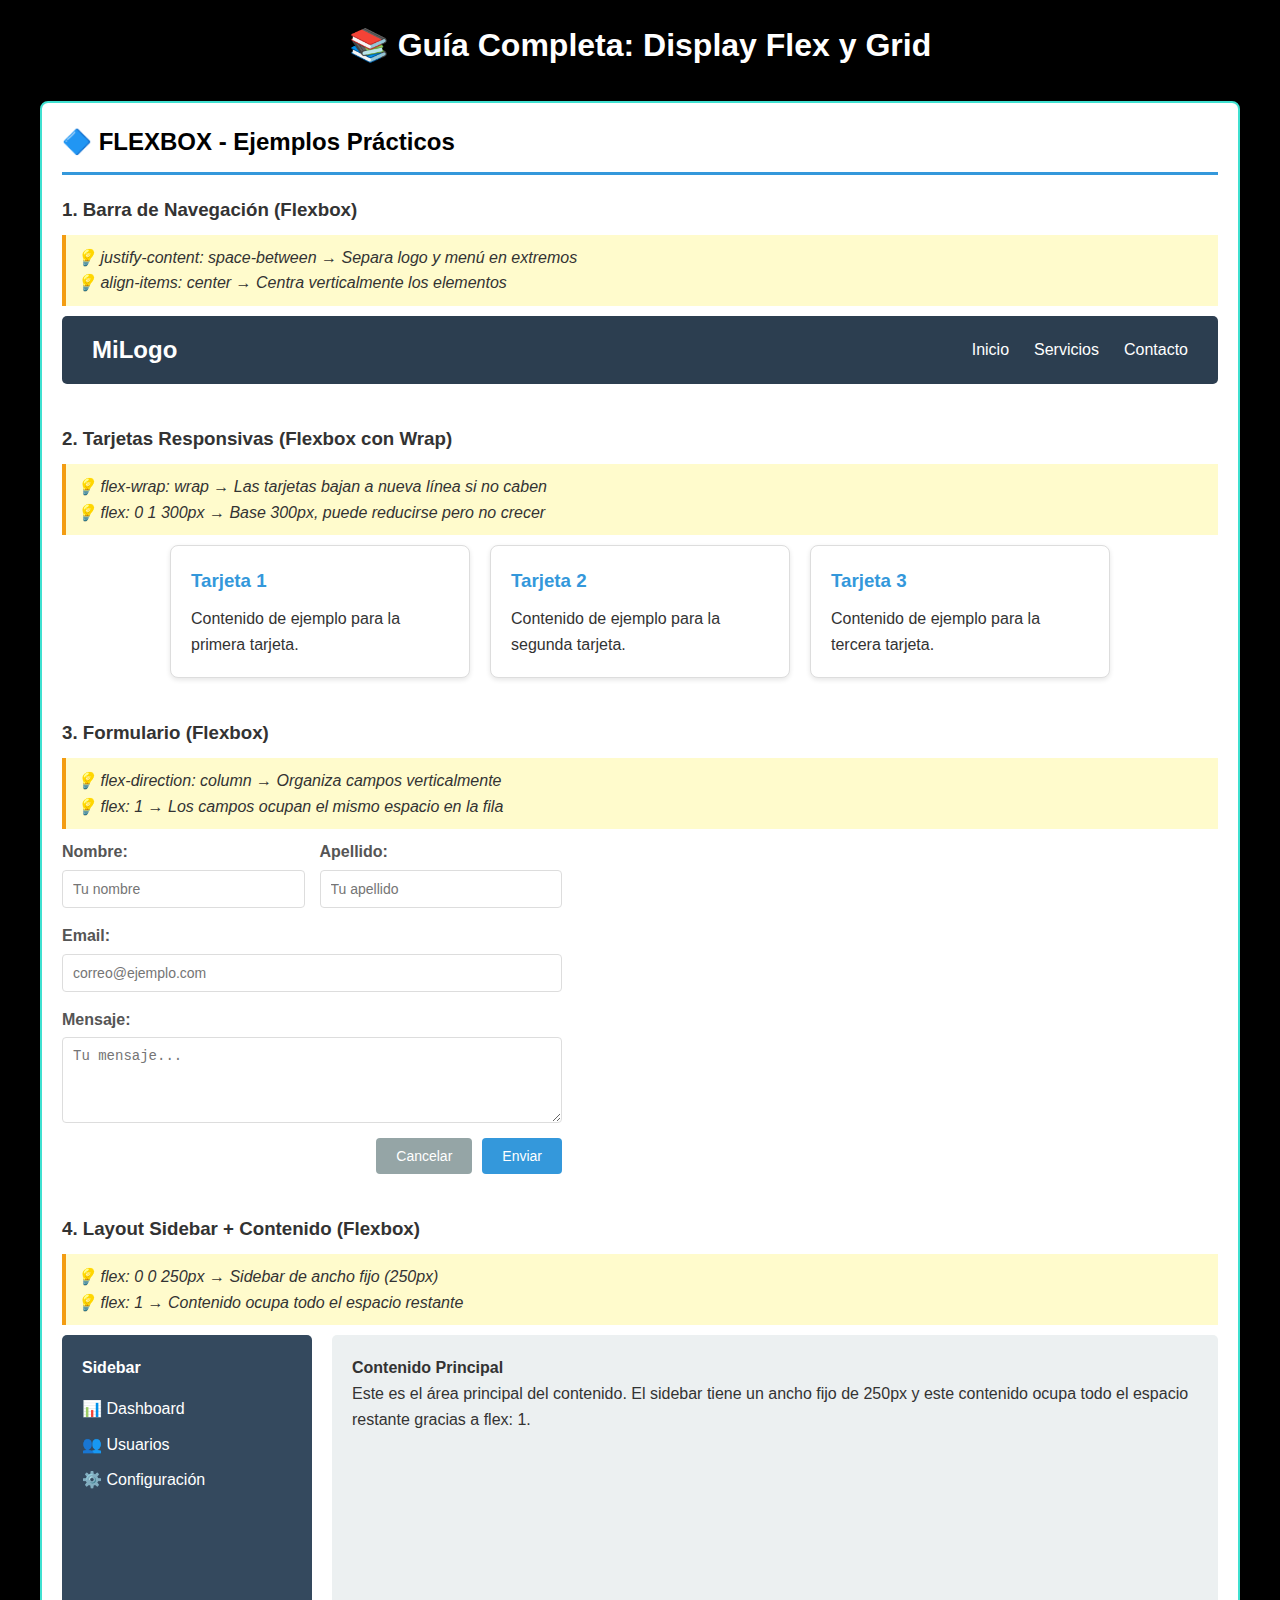
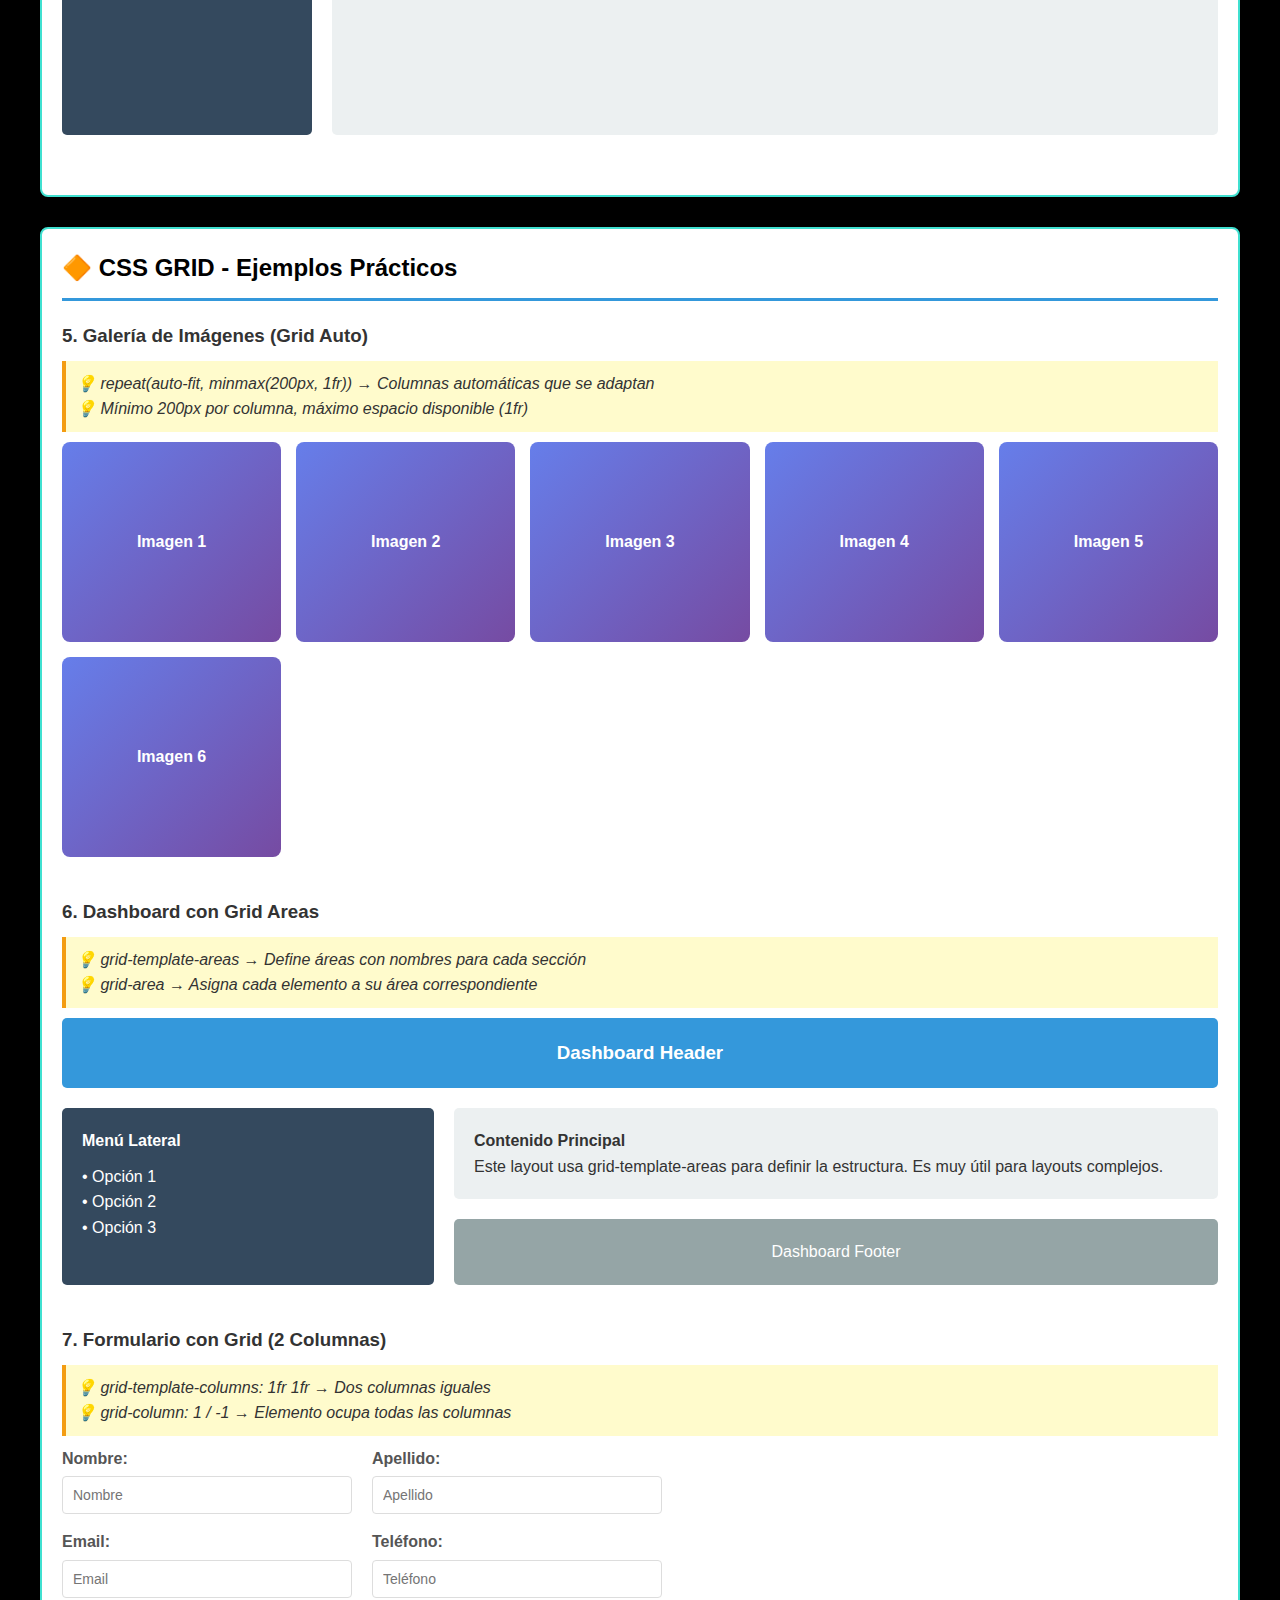
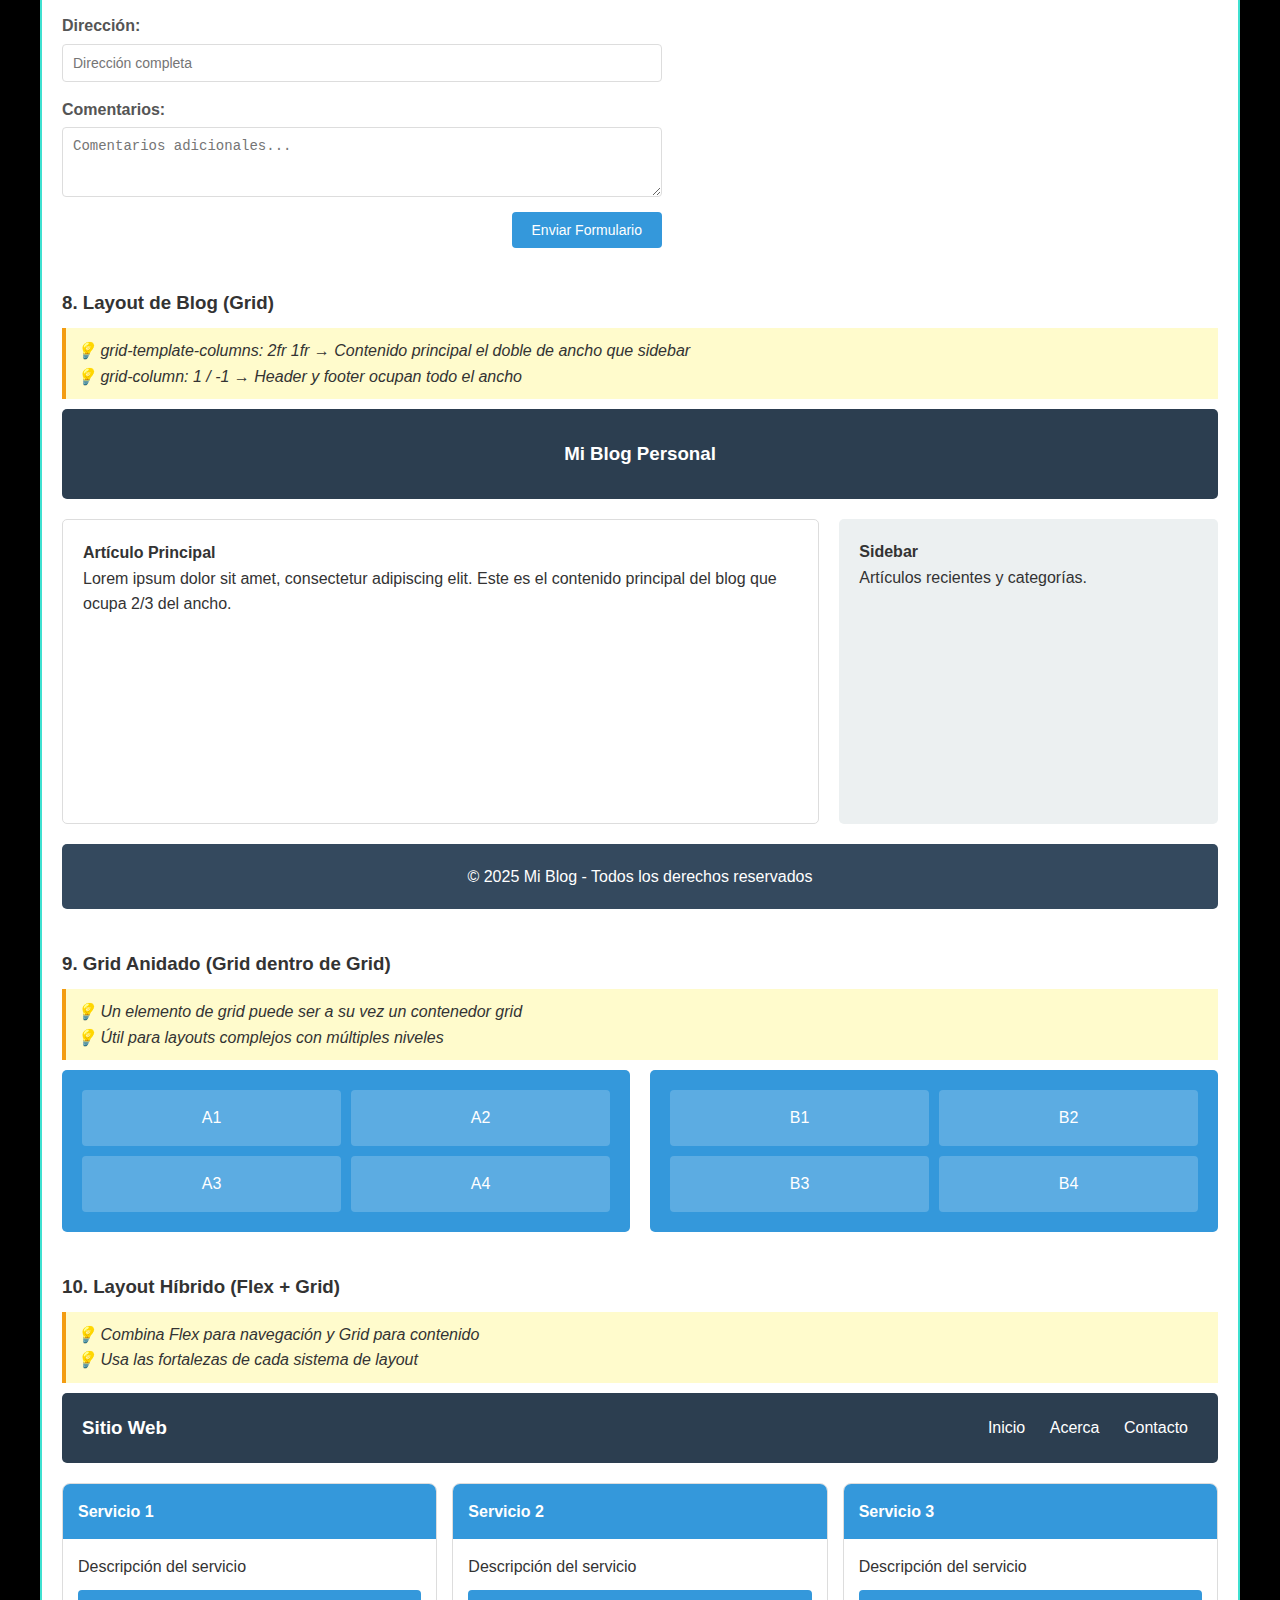
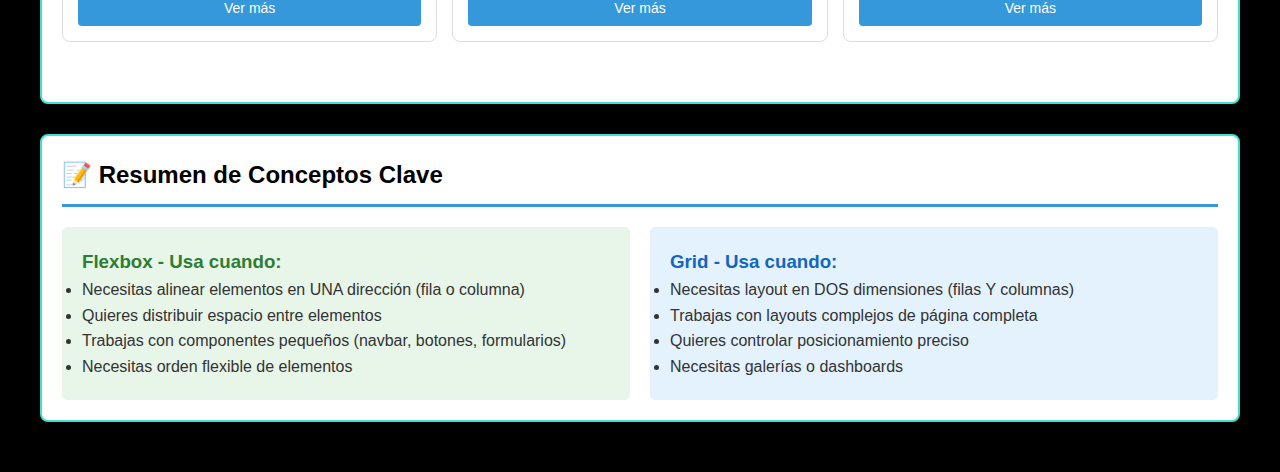
<file: public/styleExamples.html>
<!DOCTYPE html>
<html lang="es">
<head>
    <meta charset="UTF-8">
    <meta name="viewport" content="width=device-width, initial-scale=1.0">
    <title>Guía Flexbox y Grid</title>
    <style>
        * {
            margin: 0;
            padding: 0;
            box-sizing: border-box;
        }

        body {
            font-family: Arial, sans-serif;
            line-height: 1.6;
            color: #333;
            background: black;
            padding: 20px;
        }

        .container {
            max-width: 1200px;
            margin: 0 auto;
            background: white;
            padding: 20px;
            border-radius: 8px;
            margin-bottom: 30px;
            box-shadow: 0 2px 5px rgba(0,0,0,0.1);
            border: 2px solid turquoise;
        }

        h1, h2 {
            color: black;
            margin-bottom: 20px;
        }

        h2 {
            border-bottom: 3px solid #3498db;
            padding-bottom: 10px;
        }

        .example {
            margin-bottom: 40px;
        }

        .code-comment {
            background: #fffbcc;
            padding: 10px;
            margin: 10px 0;
            border-left: 4px solid #f39c12;
            font-style: italic;
        }

        /* ========================================
           EJEMPLOS DE FLEXBOX
        ======================================== */

        /* EJEMPLO 1: Barra de Navegación con Flexbox */
        .navbar-flex {
            display: flex; /* Activa flexbox en el contenedor */
            justify-content: space-between; /* Distribuye espacio entre elementos */
            align-items: center; /* Centra verticalmente los items */
            background: #2c3e50;
            padding: 15px 30px;
            border-radius: 5px;
        }

        .navbar-flex .logo {
            color: white;
            font-size: 24px;
            font-weight: bold;
        }

        .navbar-flex ul {
            display: flex; /* Los items del menú en fila */
            gap: 25px; /* Espacio entre items del menú */
            list-style: none;
        }

        .navbar-flex ul li a {
            color: white;
            text-decoration: none;
            transition: color 0.3s;
        }

        .navbar-flex ul li a:hover {
            color: #3498db;
        }

        /* EJEMPLO 2: Tarjetas con Flexbox (Wrap) */
        .cards-flex {
            display: flex; /* Contenedor flex */
            flex-wrap: wrap; /* Permite que las tarjetas bajen a nueva línea */
            gap: 20px; /* Espacio entre tarjetas */
            justify-content: center; /* Centra las tarjetas */
        }

        .card {
            background: white;
            border: 1px solid #ddd;
            border-radius: 8px;
            padding: 20px;
            flex: 0 1 300px; /* No crecer, sí reducir, base 300px */
            box-shadow: 0 2px 5px rgba(0,0,0,0.1);
        }

        .card h3 {
            color: #3498db;
            margin-bottom: 10px;
        }

        /* EJEMPLO 3: Formulario con Flexbox */
        .form-flex {
            display: flex;
            flex-direction: column; /* Dirección vertical */
            gap: 15px; /* Espacio entre campos */
            max-width: 500px;
        }

        .form-row {
            display: flex; /* Cada fila es flex */
            gap: 15px; /* Espacio entre campos en la misma fila */
        }

        .form-group {
            display: flex;
            flex-direction: column; /* Label arriba, input abajo */
            flex: 1; /* Ocupa espacio disponible */
        }

        .form-group label {
            margin-bottom: 5px;
            font-weight: bold;
            color: #555;
        }

        .form-group input,
        .form-group select,
        .form-group textarea {
            padding: 10px;
            border: 1px solid #ddd;
            border-radius: 4px;
            font-size: 14px;
        }

        .form-actions {
            display: flex;
            gap: 10px; /* Espacio entre botones */
            justify-content: flex-end; /* Botones a la derecha */
        }

        .btn {
            padding: 10px 20px;
            border: none;
            border-radius: 4px;
            cursor: pointer;
            font-size: 14px;
        }

        .btn-primary {
            background: #3498db;
            color: white;
        }

        .btn-secondary {
            background: #95a5a6;
            color: white;
        }

        /* EJEMPLO 4: Layout Principal con Flexbox */
        .layout-flex {
            display: flex; /* Contenedor principal flex */
            gap: 20px;
            min-height: 400px;
        }

        .sidebar-flex {
            flex: 0 0 250px; /* No crecer, no reducir, ancho fijo 250px */
            background: #34495e;
            color: white;
            padding: 20px;
            border-radius: 5px;
        }

        .main-content-flex {
            flex: 1; /* Ocupa todo el espacio restante */
            background: #ecf0f1;
            padding: 20px;
            border-radius: 5px;
        }

        /* ========================================
           EJEMPLOS DE GRID
        ======================================== */

        /* EJEMPLO 5: Grid Básico - Galería de Imágenes */
        .gallery-grid {
            display: grid; /* Activa CSS Grid */
            grid-template-columns: repeat(auto-fit, minmax(200px, 1fr)); 
            /* Columnas automáticas que se adaptan, mínimo 200px */
            gap: 15px; /* Espacio entre items */
        }

        .gallery-item {
            background: linear-gradient(135deg, #667eea 0%, #764ba2 100%);
            height: 200px;
            border-radius: 8px;
            display: flex;
            align-items: center;
            justify-content: center;
            color: white;
            font-weight: bold;
        }

        /* EJEMPLO 6: Grid Layout Complejo - Dashboard */
        .dashboard-grid {
            display: grid;
            /* Definir columnas: 3 columnas de tamaño flexible */
            grid-template-columns: 1fr 1fr 1fr;
            /* Definir filas: auto se ajusta al contenido */
            grid-template-rows: auto auto auto;
            gap: 20px; /* Espacio entre celdas */
            /* Definir áreas del grid con nombres */
            grid-template-areas:
                "header header header"
                "sidebar main main"
                "sidebar footer footer";
        }

        .dashboard-header {
            grid-area: header; /* Asignar a área 'header' */
            background: #3498db;
            color: white;
            padding: 20px;
            border-radius: 5px;
            text-align: center;
        }

        .dashboard-sidebar {
            grid-area: sidebar; /* Asignar a área 'sidebar' */
            background: #34495e;
            color: white;
            padding: 20px;
            border-radius: 5px;
        }

        .dashboard-main {
            grid-area: main; /* Asignar a área 'main' */
            background: #ecf0f1;
            padding: 20px;
            border-radius: 5px;
        }

        .dashboard-footer {
            grid-area: footer; /* Asignar a área 'footer' */
            background: #95a5a6;
            color: white;
            padding: 20px;
            border-radius: 5px;
            text-align: center;
        }

        /* EJEMPLO 7: Formulario con Grid */
        .form-grid {
            display: grid;
            /* 2 columnas iguales */
            grid-template-columns: 1fr 1fr;
            gap: 15px 20px; /* gap vertical y horizontal */
            max-width: 600px;
        }

        .form-grid .full-width {
            grid-column: 1 / -1; /* Ocupa desde columna 1 hasta la última */
        }

        /* EJEMPLO 8: Grid con Áreas Específicas - Blog Layout */
        .blog-grid {
            display: grid;
            grid-template-columns: 2fr 1fr; /* Contenido principal más ancho */
            grid-template-rows: auto 1fr auto;
            gap: 20px;
            min-height: 500px;
        }

        .blog-header {
            grid-column: 1 / -1; /* Ocupa todas las columnas */
            background: #2c3e50;
            color: white;
            padding: 30px;
            border-radius: 5px;
            text-align: center;
        }

        .blog-content {
            background: white;
            padding: 20px;
            border-radius: 5px;
            border: 1px solid #ddd;
        }

        .blog-sidebar {
            background: #ecf0f1;
            padding: 20px;
            border-radius: 5px;
        }

        .blog-footer {
            grid-column: 1 / -1; /* Ocupa todas las columnas */
            background: #34495e;
            color: white;
            padding: 20px;
            border-radius: 5px;
            text-align: center;
        }

        /* EJEMPLO 9: Grid Nested (Grid dentro de Grid) */
        .nested-grid-container {
            display: grid;
            grid-template-columns: repeat(2, 1fr);
            gap: 20px;
        }

        .nested-grid-item {
            background: #3498db;
            padding: 20px;
            border-radius: 5px;
            color: white;
            /* Grid interno */
            display: grid;
            grid-template-columns: repeat(2, 1fr);
            gap: 10px;
        }

        .nested-item {
            background: rgba(255, 255, 255, 0.2);
            padding: 15px;
            border-radius: 4px;
            text-align: center;
        }

        /* EJEMPLO 10: Combinación Flex + Grid */
        .hybrid-layout {
            display: grid;
            grid-template-columns: 1fr;
            gap: 20px;
        }

        .hybrid-header {
            /* Flex para la navegación */
            display: flex;
            justify-content: space-between;
            align-items: center;
            background: #2c3e50;
            padding: 20px;
            color: white;
            border-radius: 5px;
        }

        .hybrid-content {
            /* Grid para el contenido */
            display: grid;
            grid-template-columns: repeat(auto-fit, minmax(250px, 1fr));
            gap: 15px;
        }

        .hybrid-card {
            background: white;
            border: 1px solid #ddd;
            border-radius: 8px;
            overflow: hidden;
        }

        .hybrid-card-header {
            background: #3498db;
            color: white;
            padding: 15px;
        }

        .hybrid-card-body {
            padding: 15px;
            /* Flex para organizar contenido interno */
            display: flex;
            flex-direction: column;
            gap: 10px;
        }

        /* Responsive */
        @media (max-width: 768px) {
            .layout-flex {
                flex-direction: column; /* Cambiar a columna en móvil */
            }
            
            .dashboard-grid {
                grid-template-columns: 1fr; /* Una columna en móvil */
                grid-template-areas:
                    "header"
                    "sidebar"
                    "main"
                    "footer";
            }

            .blog-grid {
                grid-template-columns: 1fr; /* Una columna en móvil */
            }
        }
    </style>
</head>
<body>
    <h1 style="text-align: center; color:white; margin-bottom: 30px;">
        📚 Guía Completa: Display Flex y Grid
    </h1>

    <!-- ========================================
         SECCIÓN FLEXBOX
    ======================================== -->
    
    <div class="container">
        <h2>🔷 FLEXBOX - Ejemplos Prácticos</h2>

        <!-- EJEMPLO 1: Navbar -->
        <div class="example">
            <h3>1. Barra de Navegación (Flexbox)</h3>
            <div class="code-comment">
                💡 justify-content: space-between → Separa logo y menú en extremos<br>
                💡 align-items: center → Centra verticalmente los elementos
            </div>
            <nav class="navbar-flex">
                <div class="logo">MiLogo</div>
                <ul>
                    <li><a href="#">Inicio</a></li>
                    <li><a href="#">Servicios</a></li>
                    <li><a href="#">Contacto</a></li>
                </ul>
            </nav>
        </div>

        <!-- EJEMPLO 2: Tarjetas -->
        <div class="example">
            <h3>2. Tarjetas Responsivas (Flexbox con Wrap)</h3>
            <div class="code-comment">
                💡 flex-wrap: wrap → Las tarjetas bajan a nueva línea si no caben<br>
                💡 flex: 0 1 300px → Base 300px, puede reducirse pero no crecer
            </div>
            <div class="cards-flex">
                <div class="card">
                    <h3>Tarjeta 1</h3>
                    <p>Contenido de ejemplo para la primera tarjeta.</p>
                </div>
                <div class="card">
                    <h3>Tarjeta 2</h3>
                    <p>Contenido de ejemplo para la segunda tarjeta.</p>
                </div>
                <div class="card">
                    <h3>Tarjeta 3</h3>
                    <p>Contenido de ejemplo para la tercera tarjeta.</p>
                </div>
            </div>
        </div>

        <!-- EJEMPLO 3: Formulario -->
        <div class="example">
            <h3>3. Formulario (Flexbox)</h3>
            <div class="code-comment">
                💡 flex-direction: column → Organiza campos verticalmente<br>
                💡 flex: 1 → Los campos ocupan el mismo espacio en la fila
            </div>
            <form class="form-flex">
                <div class="form-row">
                    <div class="form-group">
                        <label>Nombre:</label>
                        <input type="text" placeholder="Tu nombre">
                    </div>
                    <div class="form-group">
                        <label>Apellido:</label>
                        <input type="text" placeholder="Tu apellido">
                    </div>
                </div>
                <div class="form-group">
                    <label>Email:</label>
                    <input type="email" placeholder="correo@ejemplo.com">
                </div>
                <div class="form-group">
                    <label>Mensaje:</label>
                    <textarea rows="4" placeholder="Tu mensaje..."></textarea>
                </div>
                <div class="form-actions">
                    <button type="button" class="btn btn-secondary">Cancelar</button>
                    <button type="submit" class="btn btn-primary">Enviar</button>
                </div>
            </form>
        </div>

        <!-- EJEMPLO 4: Layout -->
        <div class="example">
            <h3>4. Layout Sidebar + Contenido (Flexbox)</h3>
            <div class="code-comment">
                💡 flex: 0 0 250px → Sidebar de ancho fijo (250px)<br>
                💡 flex: 1 → Contenido ocupa todo el espacio restante
            </div>
            <div class="layout-flex">
                <aside class="sidebar-flex">
                    <h4>Sidebar</h4>
                    <ul style="list-style: none; margin-top: 15px;">
                        <li style="margin-bottom: 10px;">📊 Dashboard</li>
                        <li style="margin-bottom: 10px;">👥 Usuarios</li>
                        <li style="margin-bottom: 10px;">⚙️ Configuración</li>
                    </ul>
                </aside>
                <main class="main-content-flex">
                    <h4>Contenido Principal</h4>
                    <p>Este es el área principal del contenido. El sidebar tiene un ancho fijo de 250px y este contenido ocupa todo el espacio restante gracias a flex: 1.</p>
                </main>
            </div>
        </div>
    </div>

    <!-- ========================================
         SECCIÓN GRID
    ======================================== -->

    <div class="container">
        <h2>🔶 CSS GRID - Ejemplos Prácticos</h2>

        <!-- EJEMPLO 5: Galería -->
        <div class="example">
            <h3>5. Galería de Imágenes (Grid Auto)</h3>
            <div class="code-comment">
                💡 repeat(auto-fit, minmax(200px, 1fr)) → Columnas automáticas que se adaptan<br>
                💡 Mínimo 200px por columna, máximo espacio disponible (1fr)
            </div>
            <div class="gallery-grid">
                <div class="gallery-item">Imagen 1</div>
                <div class="gallery-item">Imagen 2</div>
                <div class="gallery-item">Imagen 3</div>
                <div class="gallery-item">Imagen 4</div>
                <div class="gallery-item">Imagen 5</div>
                <div class="gallery-item">Imagen 6</div>
            </div>
        </div>

        <!-- EJEMPLO 6: Dashboard -->
        <div class="example">
            <h3>6. Dashboard con Grid Areas</h3>
            <div class="code-comment">
                💡 grid-template-areas → Define áreas con nombres para cada sección<br>
                💡 grid-area → Asigna cada elemento a su área correspondiente
            </div>
            <div class="dashboard-grid">
                <header class="dashboard-header">
                    <h3>Dashboard Header</h3>
                </header>
                <aside class="dashboard-sidebar">
                    <h4>Menú Lateral</h4>
                    <ul style="list-style: none; margin-top: 10px;">
                        <li>• Opción 1</li>
                        <li>• Opción 2</li>
                        <li>• Opción 3</li>
                    </ul>
                </aside>
                <main class="dashboard-main">
                    <h4>Contenido Principal</h4>
                    <p>Este layout usa grid-template-areas para definir la estructura. Es muy útil para layouts complejos.</p>
                </main>
                <footer class="dashboard-footer">
                    Dashboard Footer
                </footer>
            </div>
        </div>

        <!-- EJEMPLO 7: Formulario Grid -->
        <div class="example">
            <h3>7. Formulario con Grid (2 Columnas)</h3>
            <div class="code-comment">
                💡 grid-template-columns: 1fr 1fr → Dos columnas iguales<br>
                💡 grid-column: 1 / -1 → Elemento ocupa todas las columnas
            </div>
            <form class="form-grid">
                <div class="form-group">
                    <label>Nombre:</label>
                    <input type="text" placeholder="Nombre">
                </div>
                <div class="form-group">
                    <label>Apellido:</label>
                    <input type="text" placeholder="Apellido">
                </div>
                <div class="form-group">
                    <label>Email:</label>
                    <input type="email" placeholder="Email">
                </div>
                <div class="form-group">
                    <label>Teléfono:</label>
                    <input type="tel" placeholder="Teléfono">
                </div>
                <div class="form-group full-width">
                    <label>Dirección:</label>
                    <input type="text" placeholder="Dirección completa">
                </div>
                <div class="form-group full-width">
                    <label>Comentarios:</label>
                    <textarea rows="3" placeholder="Comentarios adicionales..."></textarea>
                </div>
                <div class="form-actions full-width">
                    <button type="submit" class="btn btn-primary">Enviar Formulario</button>
                </div>
            </form>
        </div>

        <!-- EJEMPLO 8: Blog Layout -->
        <div class="example">
            <h3>8. Layout de Blog (Grid)</h3>
            <div class="code-comment">
                💡 grid-template-columns: 2fr 1fr → Contenido principal el doble de ancho que sidebar<br>
                💡 grid-column: 1 / -1 → Header y footer ocupan todo el ancho
            </div>
            <div class="blog-grid">
                <header class="blog-header">
                    <h3>Mi Blog Personal</h3>
                </header>
                <article class="blog-content">
                    <h4>Artículo Principal</h4>
                    <p>Lorem ipsum dolor sit amet, consectetur adipiscing elit. Este es el contenido principal del blog que ocupa 2/3 del ancho.</p>
                </article>
                <aside class="blog-sidebar">
                    <h4>Sidebar</h4>
                    <p>Artículos recientes y categorías.</p>
                </aside>
                <footer class="blog-footer">
                    © 2025 Mi Blog - Todos los derechos reservados
                </footer>
            </div>
        </div>

        <!-- EJEMPLO 9: Grid Anidado -->
        <div class="example">
            <h3>9. Grid Anidado (Grid dentro de Grid)</h3>
            <div class="code-comment">
                💡 Un elemento de grid puede ser a su vez un contenedor grid<br>
                💡 Útil para layouts complejos con múltiples niveles
            </div>
            <div class="nested-grid-container">
                <div class="nested-grid-item">
                    <div class="nested-item">A1</div>
                    <div class="nested-item">A2</div>
                    <div class="nested-item">A3</div>
                    <div class="nested-item">A4</div>
                </div>
                <div class="nested-grid-item">
                    <div class="nested-item">B1</div>
                    <div class="nested-item">B2</div>
                    <div class="nested-item">B3</div>
                    <div class="nested-item">B4</div>
                </div>
            </div>
        </div>

        <!-- EJEMPLO 10: Híbrido -->
        <div class="example">
            <h3>10. Layout Híbrido (Flex + Grid)</h3>
            <div class="code-comment">
                💡 Combina Flex para navegación y Grid para contenido<br>
                💡 Usa las fortalezas de cada sistema de layout
            </div>
            <div class="hybrid-layout">
                <header class="hybrid-header">
                    <h3>Sitio Web</h3>
                    <nav>
                        <span style="margin: 0 10px;">Inicio</span>
                        <span style="margin: 0 10px;">Acerca</span>
                        <span style="margin: 0 10px;">Contacto</span>
                    </nav>
                </header>
                <div class="hybrid-content">
                    <div class="hybrid-card">
                        <div class="hybrid-card-header">
                            <h4>Servicio 1</h4>
                        </div>
                        <div class="hybrid-card-body">
                            <p>Descripción del servicio</p>
                            <button class="btn btn-primary">Ver más</button>
                        </div>
                    </div>
                    <div class="hybrid-card">
                        <div class="hybrid-card-header">
                            <h4>Servicio 2</h4>
                        </div>
                        <div class="hybrid-card-body">
                            <p>Descripción del servicio</p>
                            <button class="btn btn-primary">Ver más</button>
                        </div>
                    </div>
                    <div class="hybrid-card">
                        <div class="hybrid-card-header">
                            <h4>Servicio 3</h4>
                        </div>
                        <div class="hybrid-card-body">
                            <p>Descripción del servicio</p>
                            <button class="btn btn-primary">Ver más</button>
                        </div>
                    </div>
                </div>
            </div>
        </div>
    </div>

    <!-- RESUMEN -->
    <div class="container">
        <h2>📝 Resumen de Conceptos Clave</h2>
        <div style="display: grid; grid-template-columns: repeat(auto-fit, minmax(300px, 1fr)); gap: 20px;">
            <div style="background: #e8f5e9; padding: 20px; border-radius: 5px;">
                <h3 style="color: #2e7d32;">Flexbox - Usa cuando:</h3>
                <ul>
                    <li>Necesitas alinear elementos en UNA dirección (fila o columna)</li>
                    <li>Quieres distribuir espacio entre elementos</li>
                    <li>Trabajas con componentes pequeños (navbar, botones, formularios)</li>
                    <li>Necesitas orden flexible de elementos</li>
                </ul>
            </div>
            <div style="background: #e3f2fd; padding: 20px; border-radius: 5px;">
                <h3 style="color: #1565c0;">Grid - Usa cuando:</h3>
                <ul>
                    <li>Necesitas layout en DOS dimensiones (filas Y columnas)</li>
                    <li>Trabajas con layouts complejos de página completa</li>
                    <li>Quieres controlar posicionamiento preciso</li>
                    <li>Necesitas galerías o dashboards</li>
                </ul>
            </div>
        </div>
    </div>
</body>
</html>
</file>
